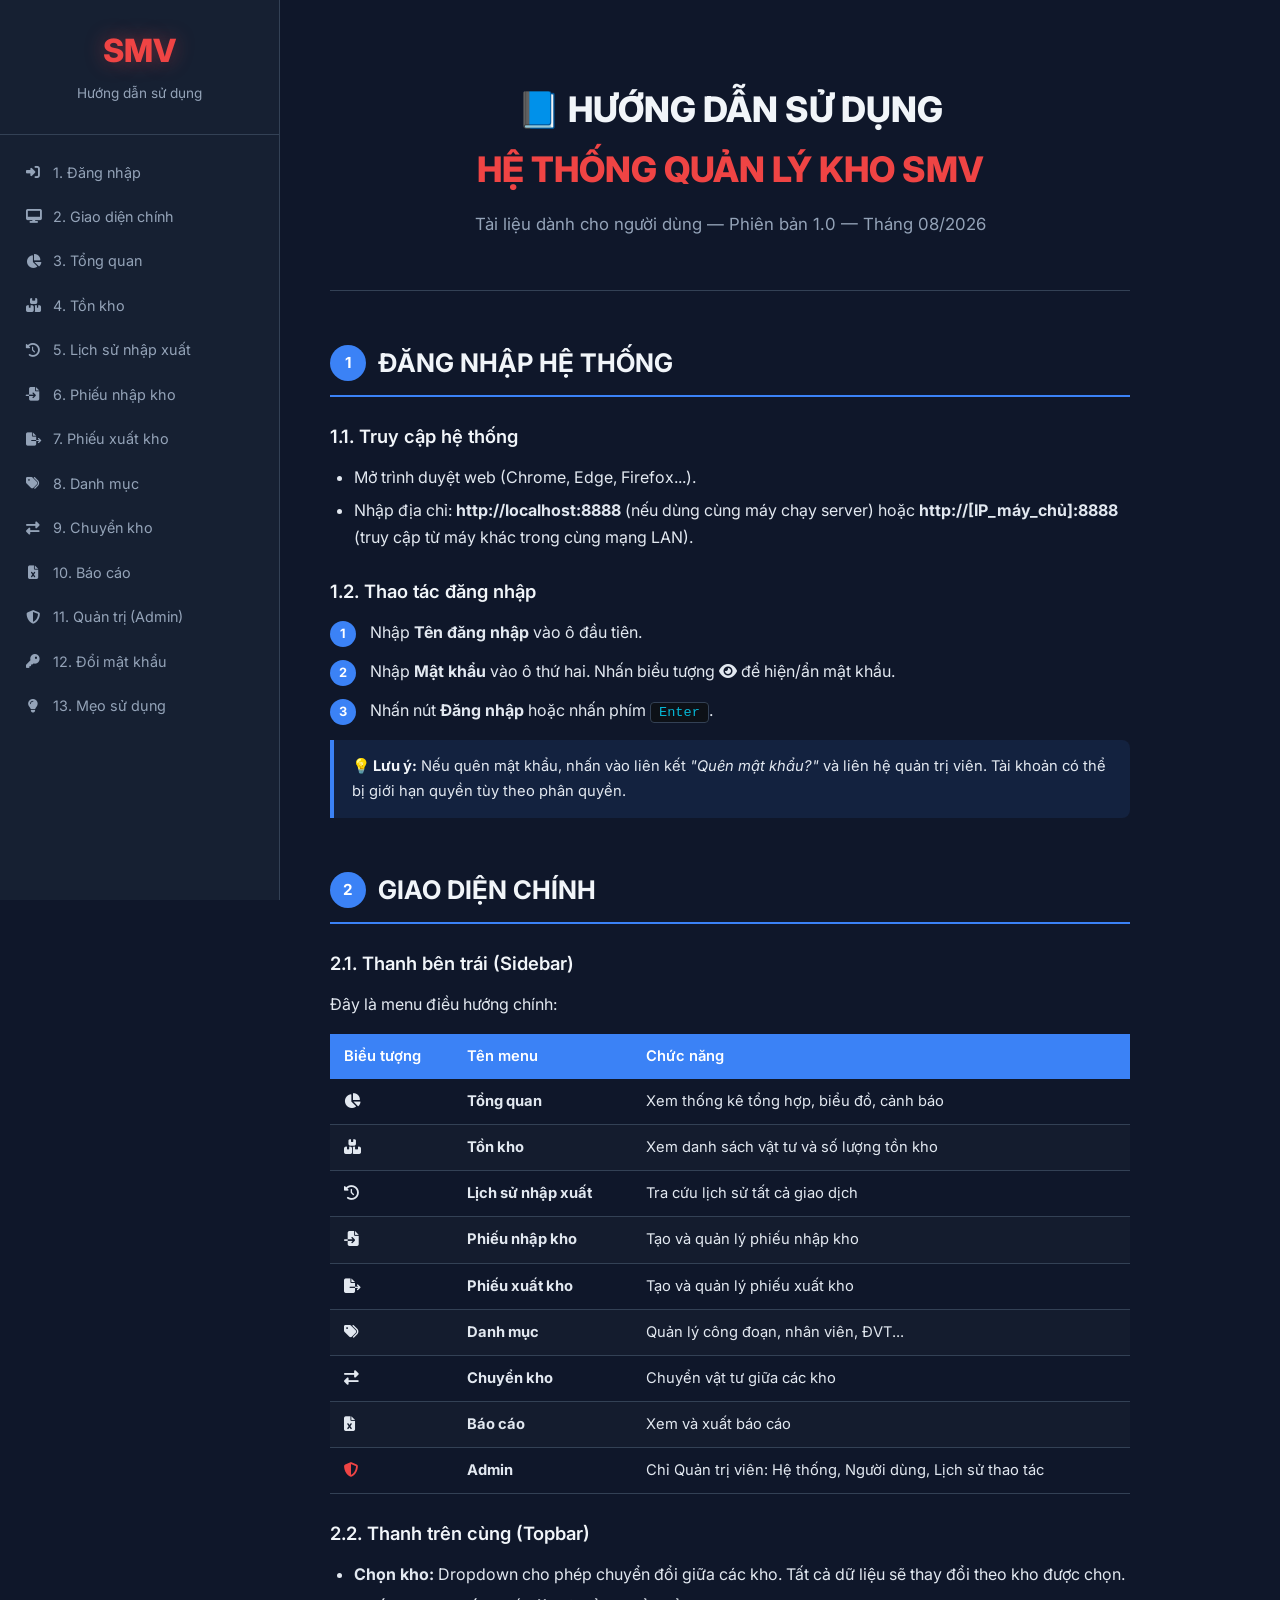
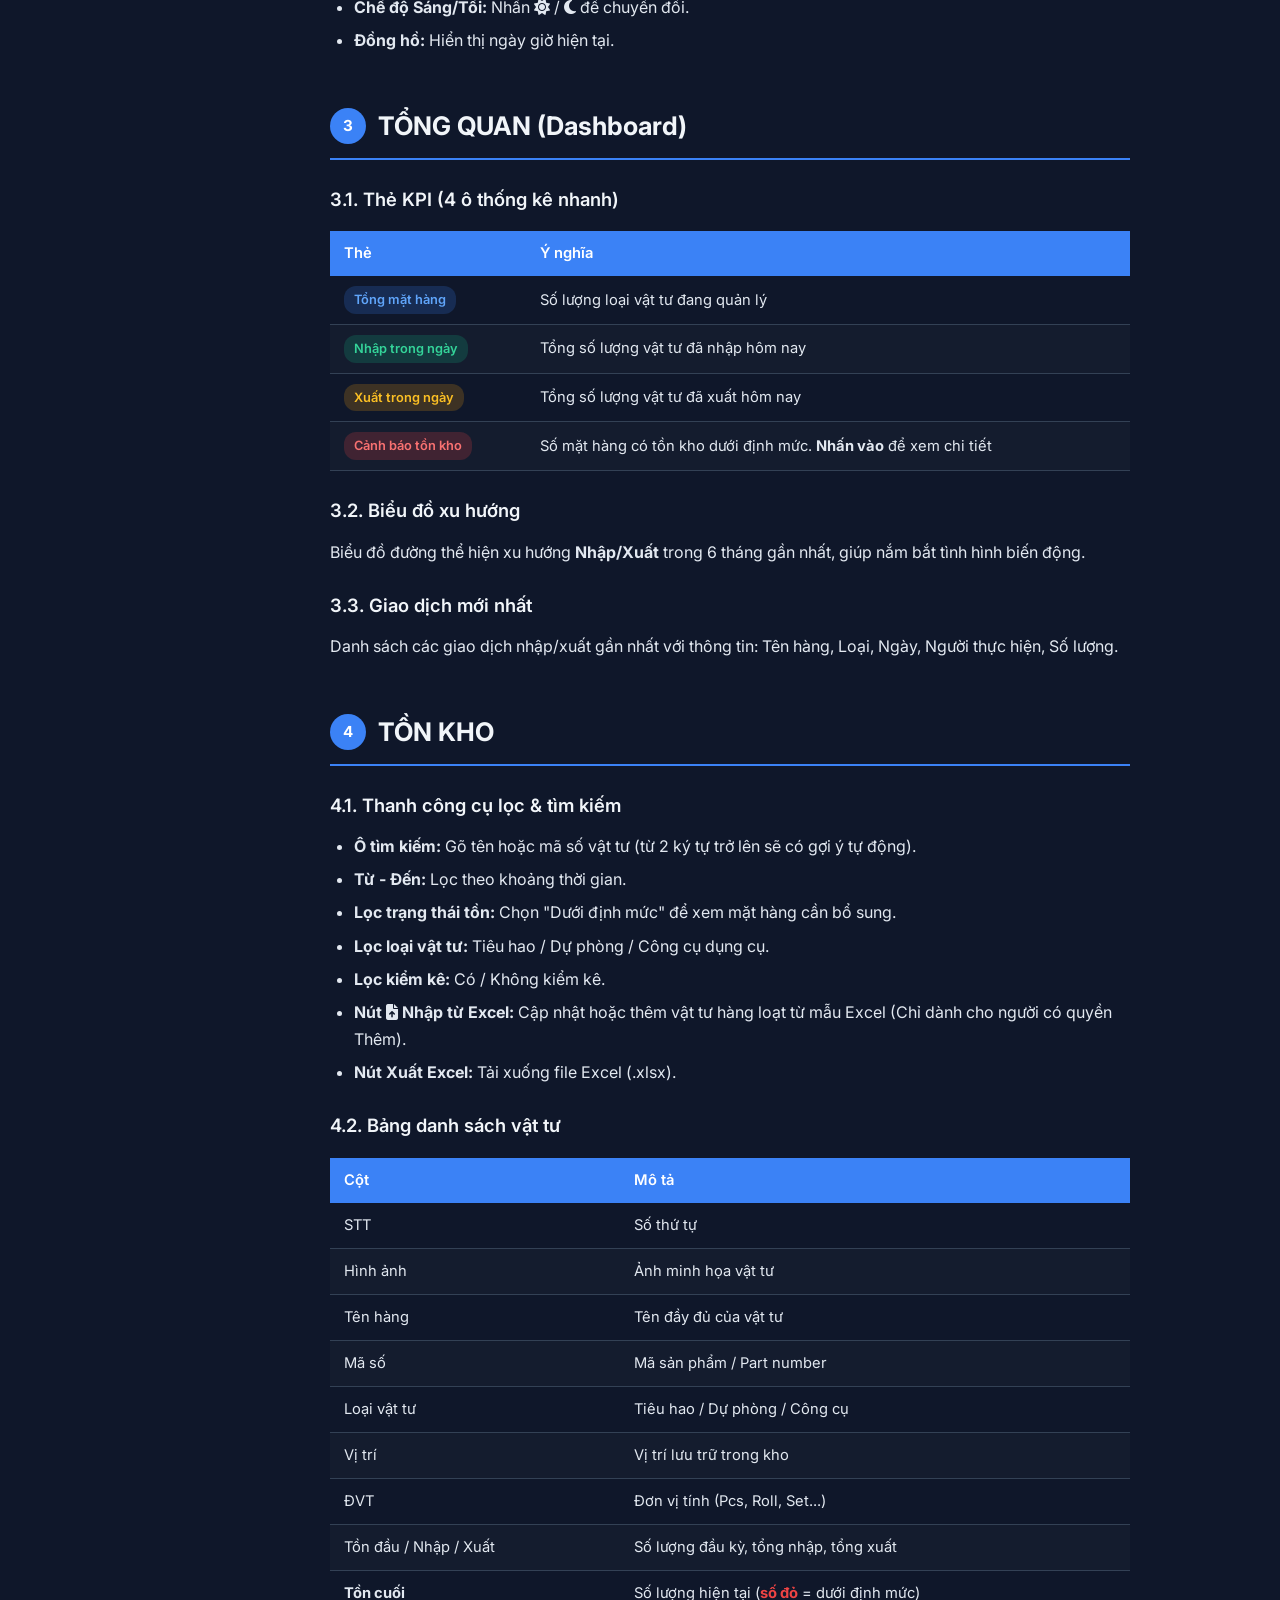
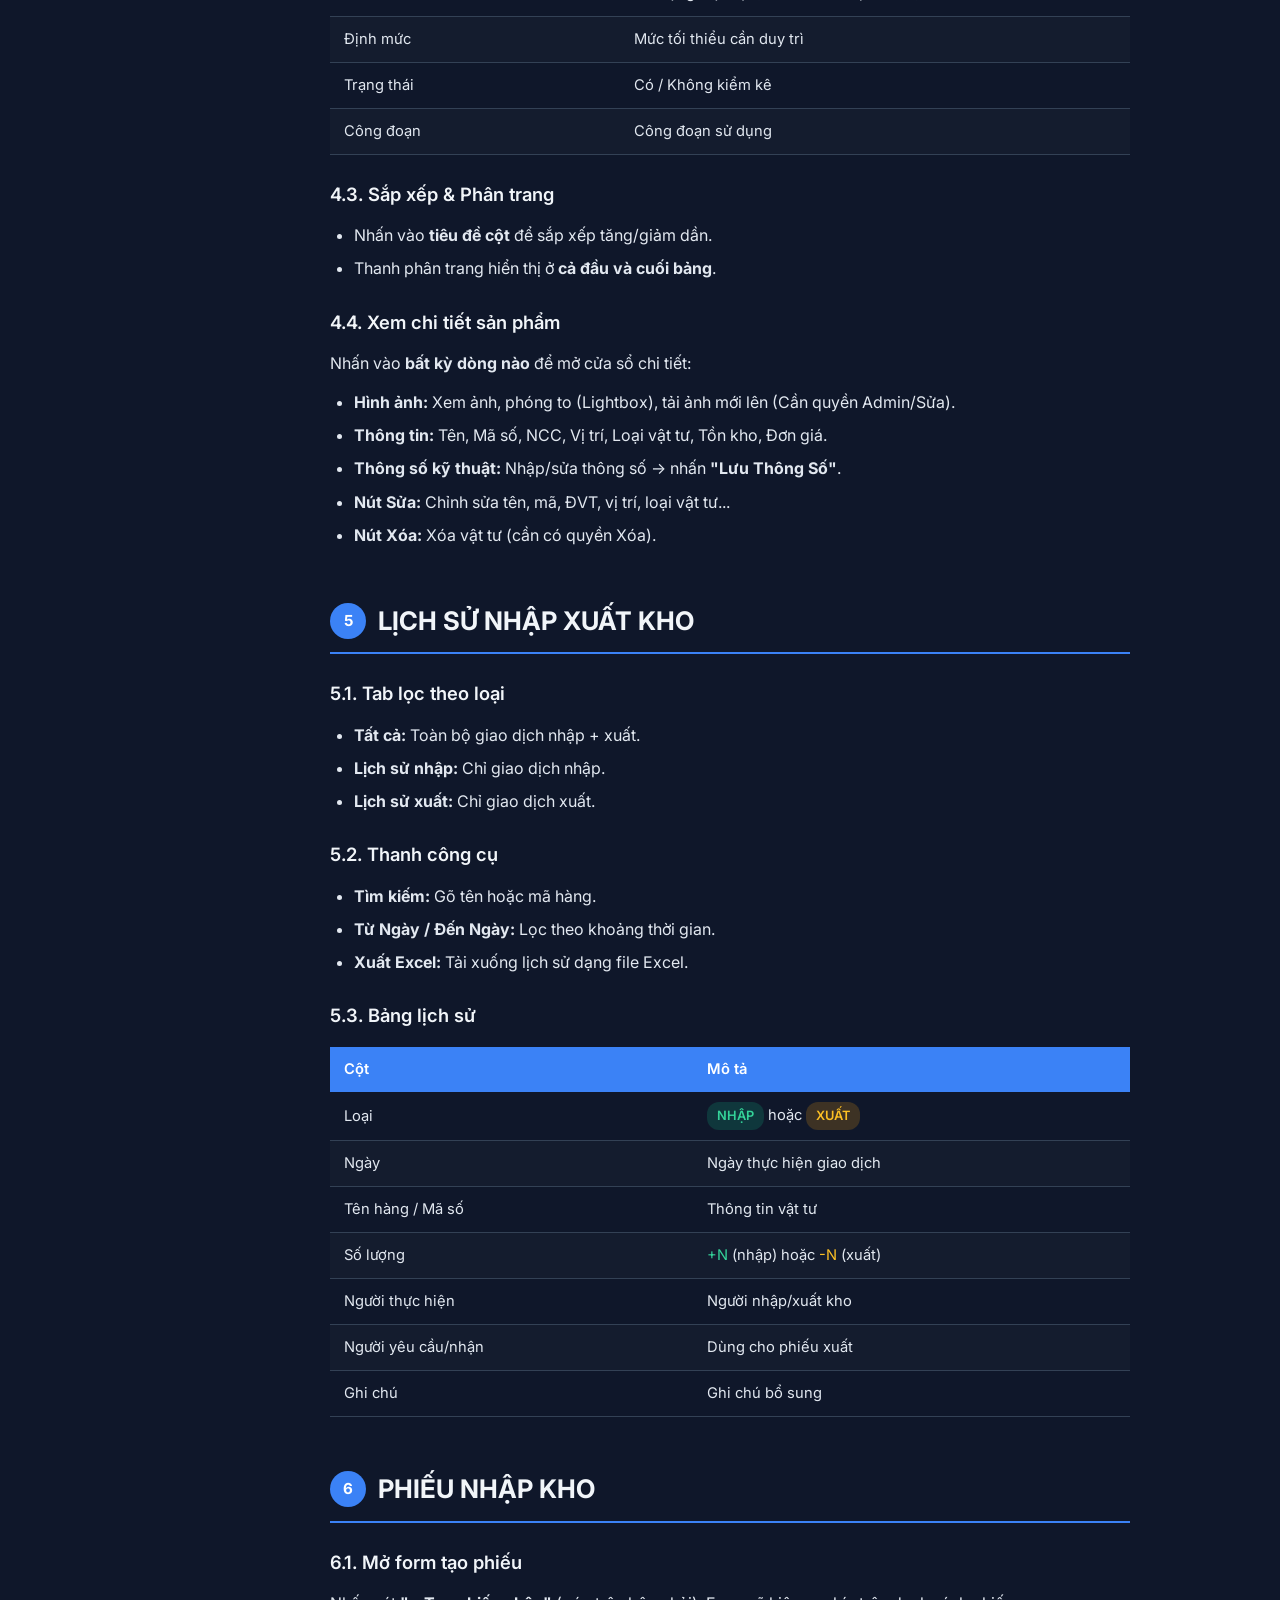
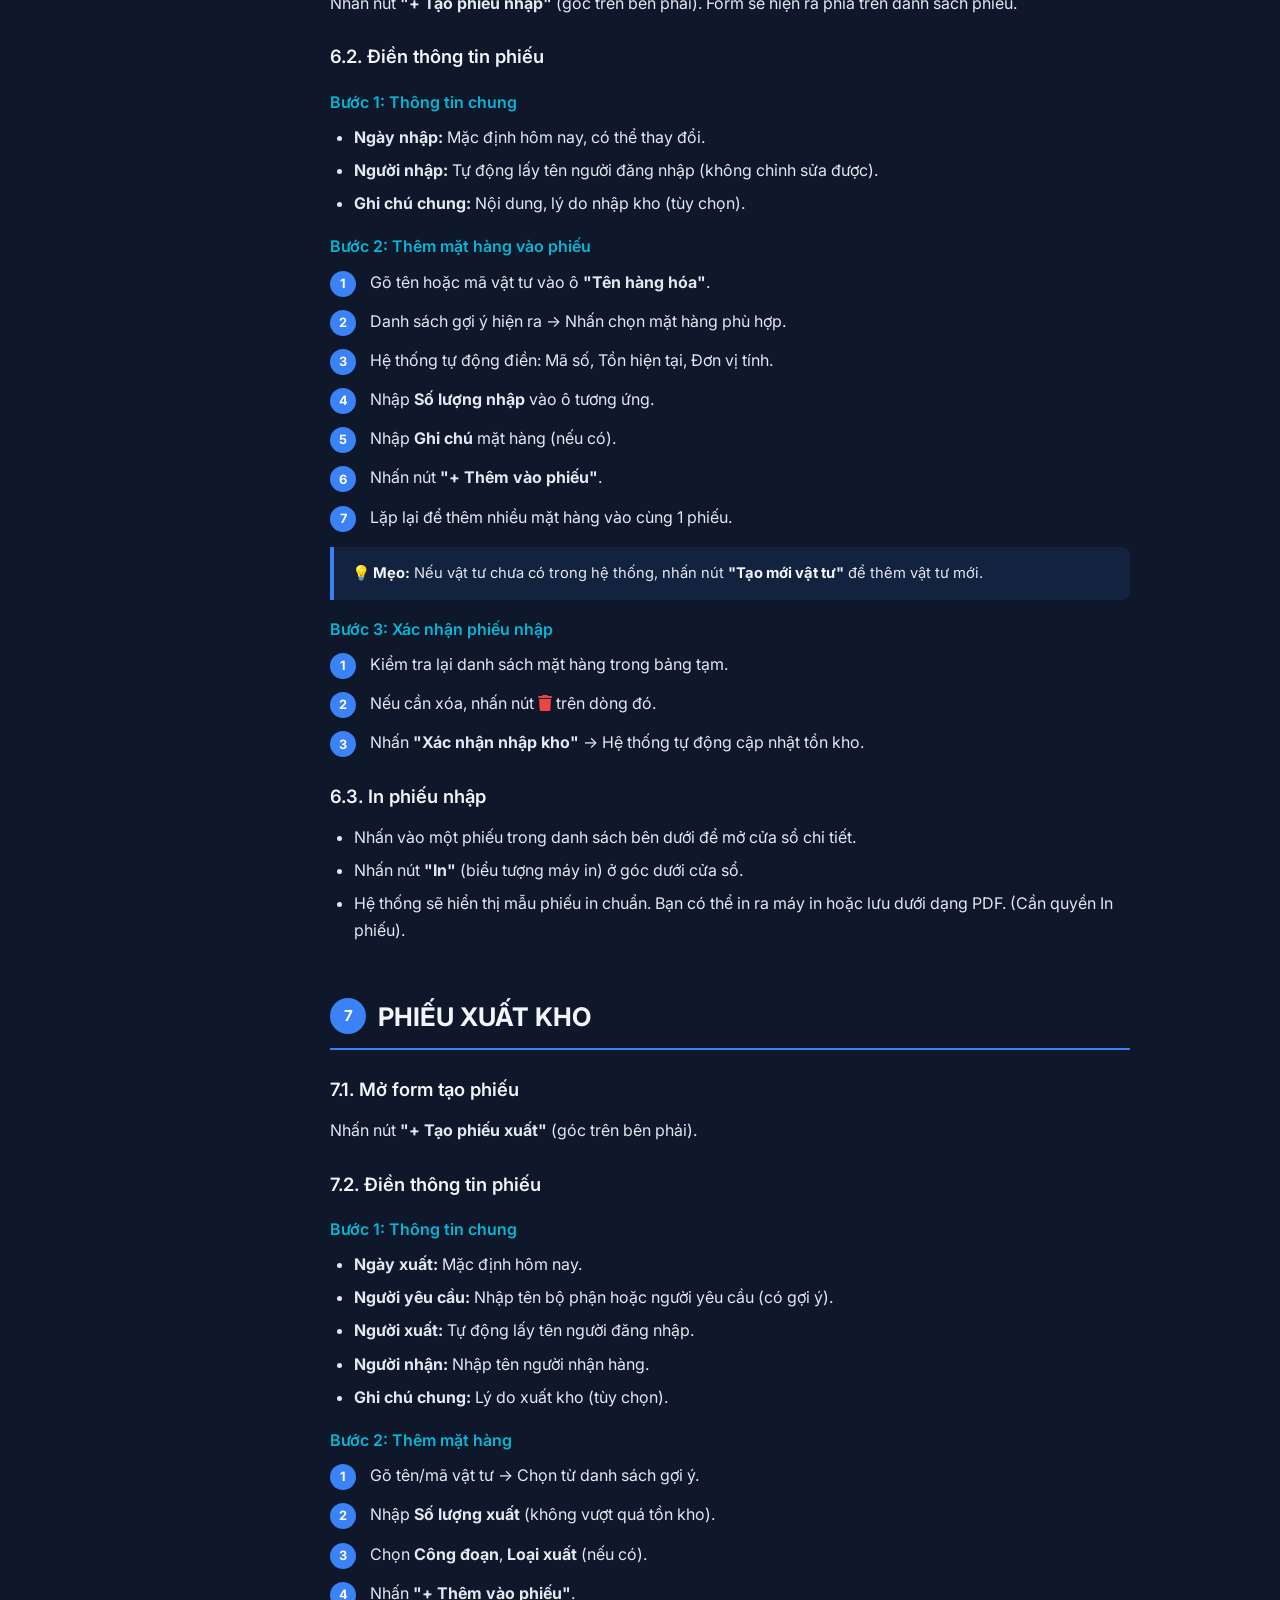
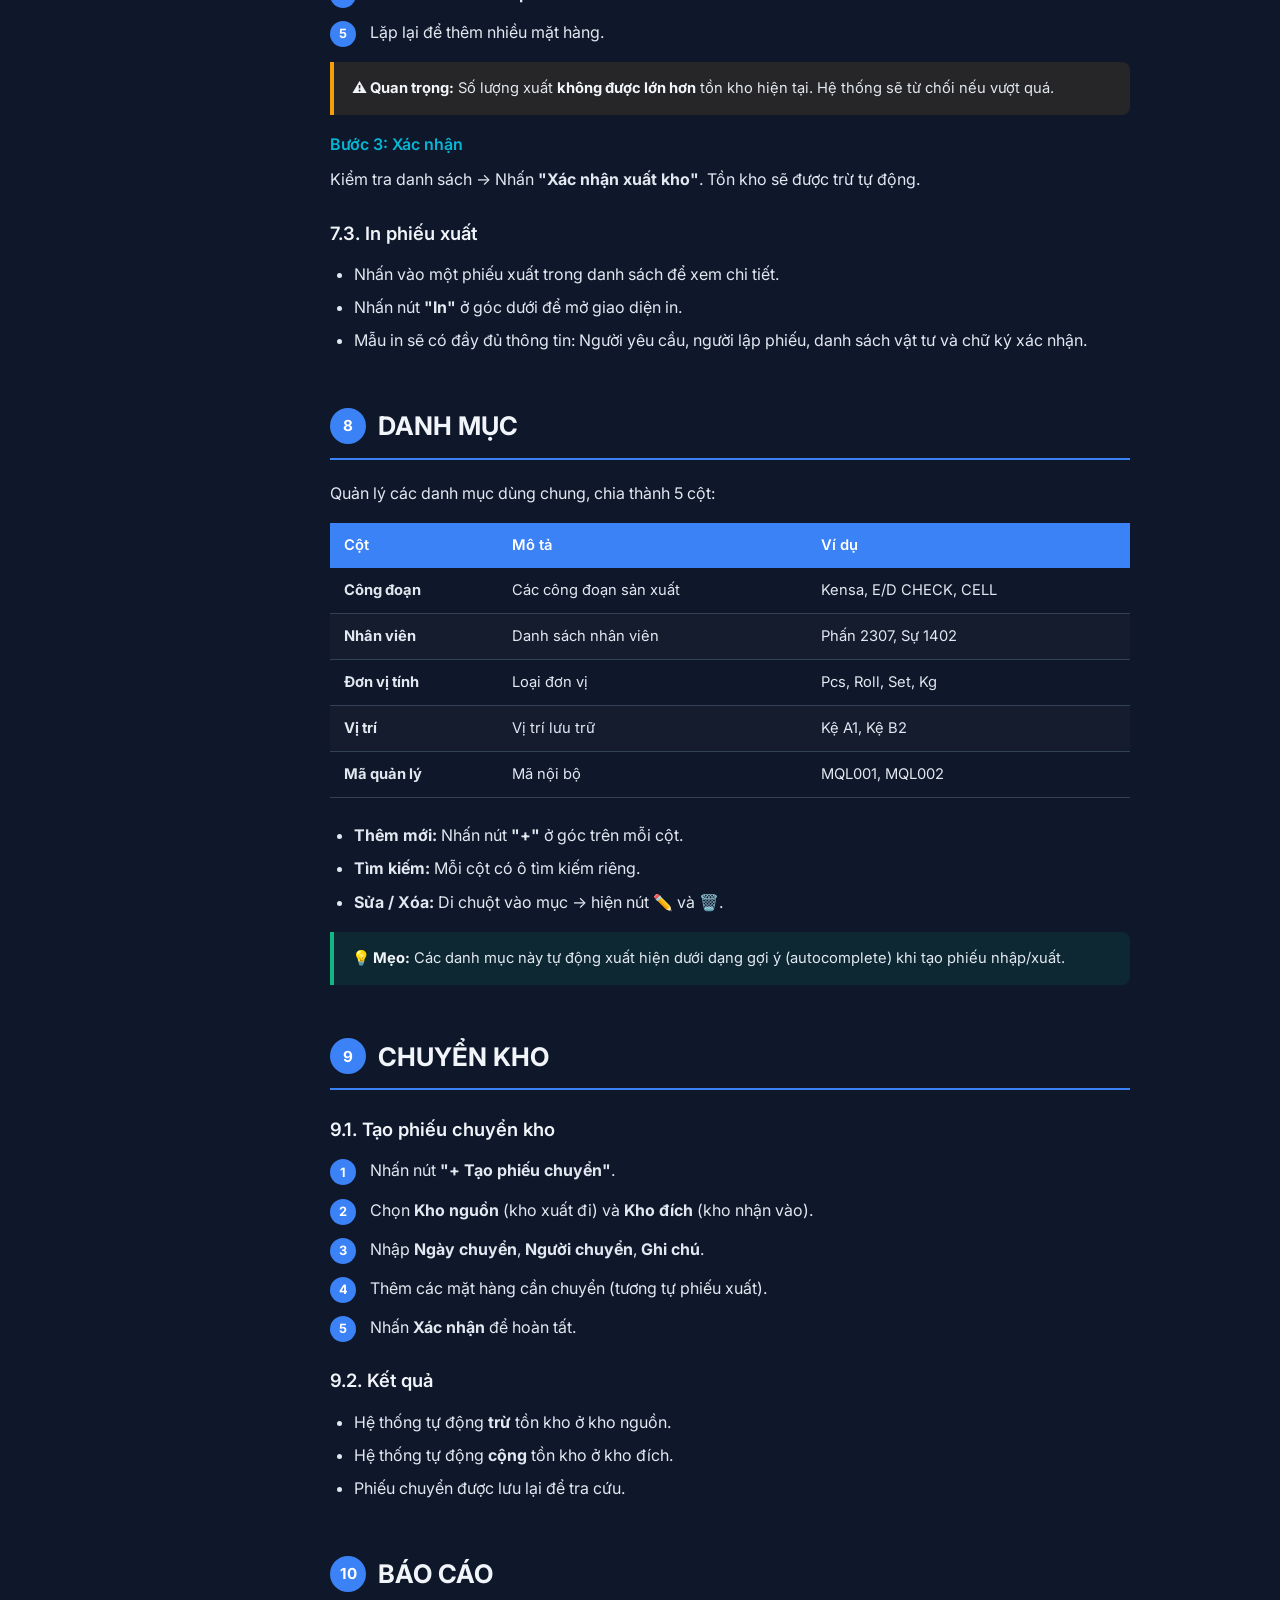
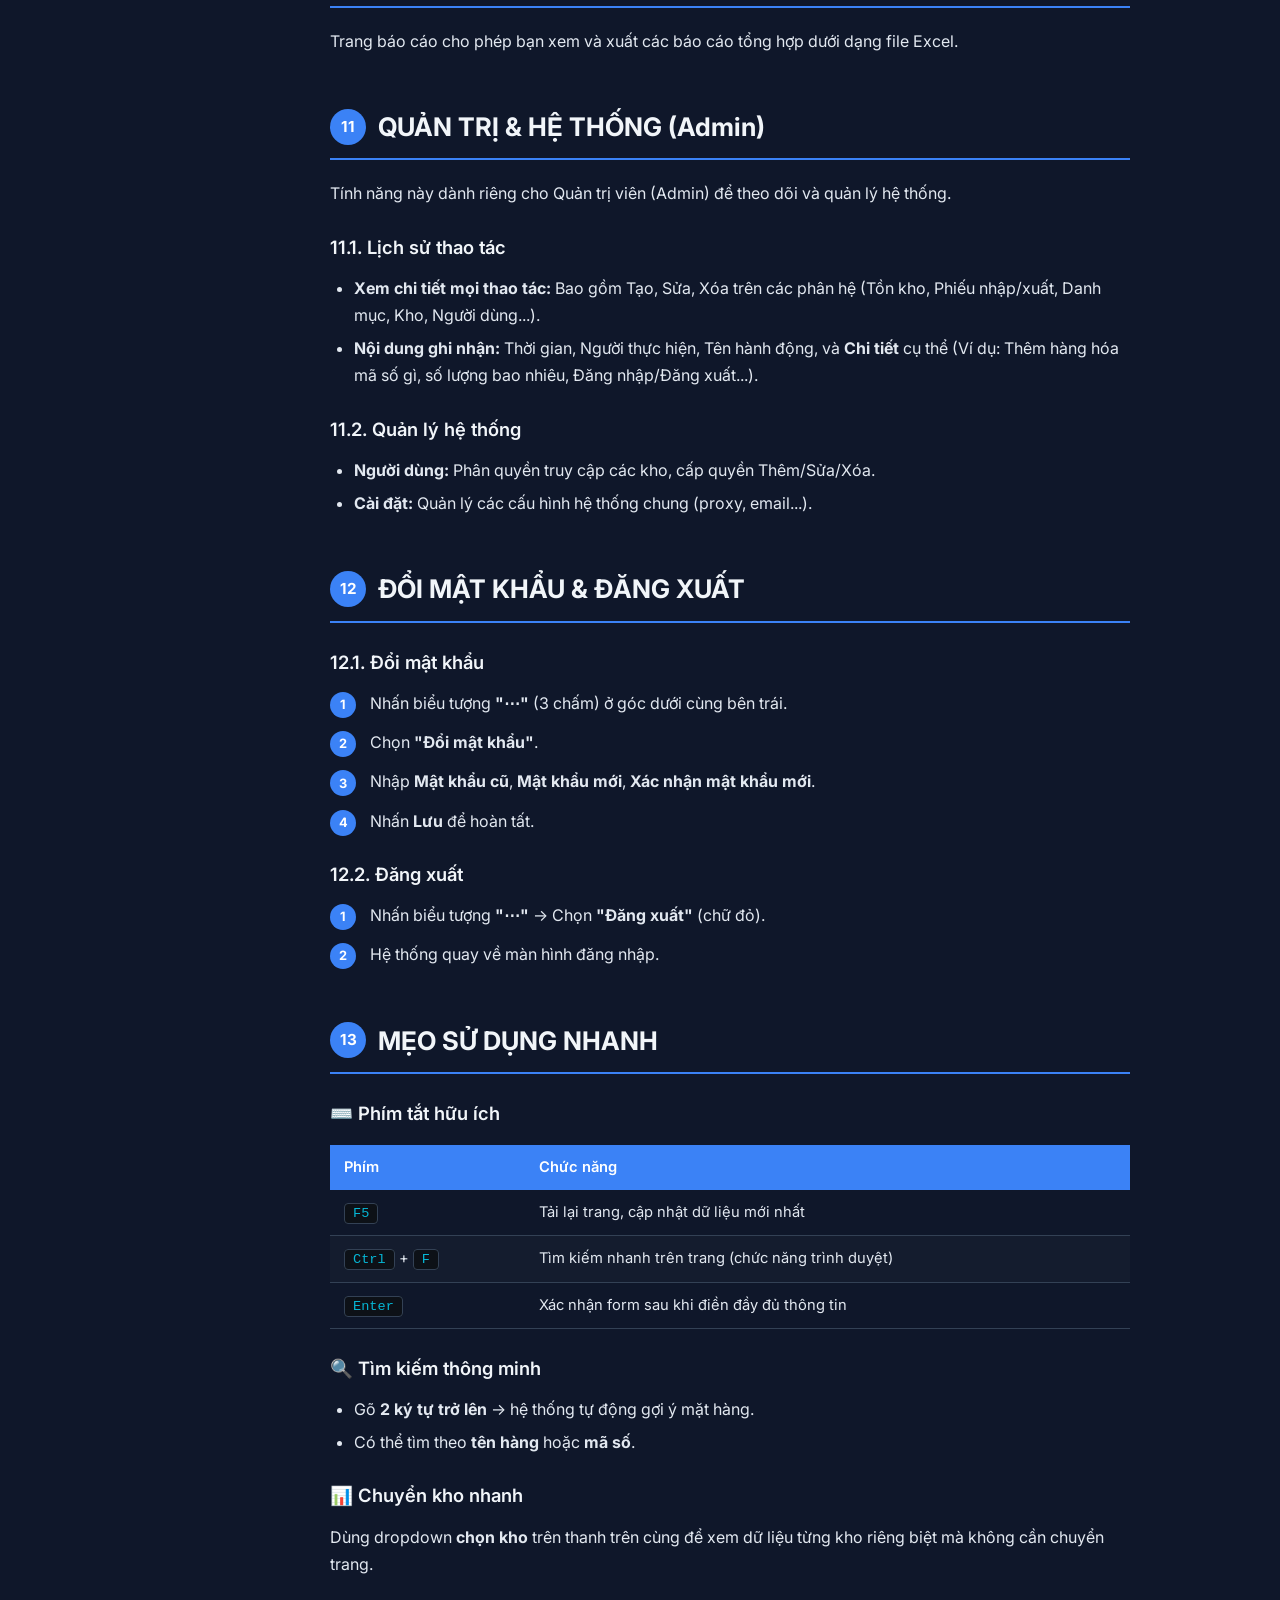
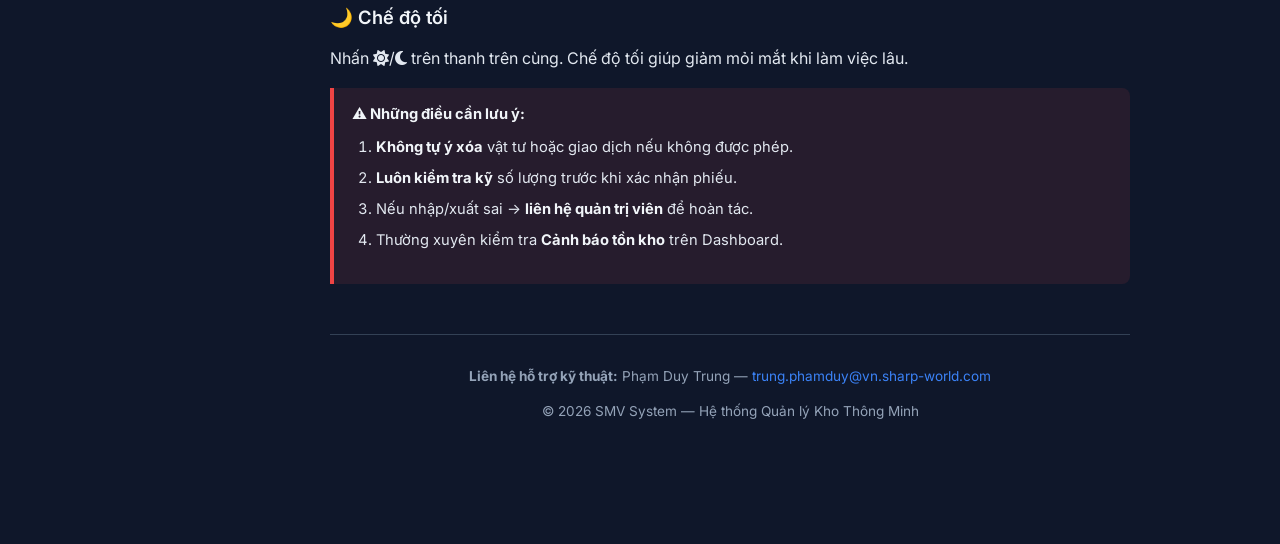
<file: HUONG_DAN_SU_DUNG.html>
<!DOCTYPE html>
<html lang="vi">
<head>
    <meta charset="UTF-8">
    <meta name="viewport" content="width=device-width, initial-scale=1.0">
    <title>Hướng dẫn sử dụng - SMV Quản lý Kho</title>
    <link rel="icon" type="image/svg+xml" href="data:image/svg+xml,%3Csvg xmlns='http://www.w3.org/2000/svg' viewBox='0 0 640 512' fill='%232563eb'%3E%3Cpath d='M504 352H136.4c-4.4 0-8 3.6-8 8l-.1 48c0 4.4 3.6 8 8 8H504c4.4 0 8-3.6 8-8v-48c0-4.4-3.6-8-8-8zm0 96H136.1c-4.4 0-8 3.6-8 8l-.1 48c0 4.4 3.6 8 8 8h368c4.4 0 8-3.6 8-8v-48c0-4.4-3.6-8-8-8zm0-192H136.6c-4.4 0-8 3.6-8 8l-.1 48c0 4.4 3.6 8 8 8H504c4.4 0 8-3.6 8-8v-48c0-4.4-3.6-8-8-8zm106.5-139L338.4 3.7a63.9 63.9 0 0 0 -36.9 0L29.5 117C11.7 124.5 0 141.9 0 161.3V512h96V161.3l224-84 224 84V512h96V161.3c0-19.4-11.7-36.8-29.5-44.3z'/%3E%3C/svg%3E">
    <link href="https://fonts.googleapis.com/css2?family=Inter:wght@300;400;500;600;700;800&display=swap" rel="stylesheet">
    <link href="https://cdnjs.cloudflare.com/ajax/libs/font-awesome/6.5.1/css/all.min.css" rel="stylesheet">
    <style>
        :root {
            --bg: #0f172a;
            --bg-card: #1e293b;
            --bg-sidebar: #162032;
            --text: #e2e8f0;
            --text-muted: #94a3b8;
            --text-heading: #f1f5f9;
            --primary: #3b82f6;
            --primary-light: rgba(59,130,246,0.15);
            --accent: #ef4444;
            --success: #10b981;
            --warning: #f59e0b;
            --info: #06b6d4;
            --border: #334155;
            --code-bg: #0d1117;
        }

        * { margin: 0; padding: 0; box-sizing: border-box; }

        body {
            font-family: 'Inter', -apple-system, sans-serif;
            background: var(--bg);
            color: var(--text);
            line-height: 1.7;
            display: flex;
            min-height: 100vh;
        }

        /* Sidebar TOC */
        .sidebar {
            width: 280px;
            background: var(--bg-sidebar);
            border-right: 1px solid var(--border);
            position: fixed;
            top: 0;
            left: 0;
            height: 100vh;
            overflow-y: auto;
            z-index: 100;
            transition: transform 0.3s;
        }

        .sidebar-header {
            padding: 24px 20px 16px;
            border-bottom: 1px solid var(--border);
            text-align: center;
        }

        .sidebar-header .logo {
            font-size: 2rem;
            font-weight: 800;
            color: var(--accent);
            text-shadow: 0 0 20px rgba(239,68,68,0.4);
        }

        .sidebar-header p {
            color: var(--text-muted);
            font-size: 0.85rem;
            margin-top: 4px;
        }

        .toc { padding: 16px 0; }

        .toc a {
            display: flex;
            align-items: center;
            gap: 10px;
            padding: 10px 20px;
            color: var(--text-muted);
            text-decoration: none;
            font-size: 0.9rem;
            transition: all 0.2s;
            border-left: 3px solid transparent;
        }

        .toc a:hover, .toc a.active {
            color: var(--primary);
            background: var(--primary-light);
            border-left-color: var(--primary);
        }

        .toc a i { width: 20px; text-align: center; font-size: 0.85rem; }

        /* Main content */
        .main {
            margin-left: 280px;
            flex: 1;
            max-width: 900px;
            padding: 40px 50px 80px;
        }

        /* Header */
        .page-header {
            text-align: center;
            margin-bottom: 50px;
            padding: 40px 0;
            border-bottom: 1px solid var(--border);
        }

        .page-header h1 {
            font-size: 2.2rem;
            font-weight: 800;
            color: var(--text-heading);
            margin-bottom: 10px;
        }

        .page-header h1 span { color: var(--accent); }

        .page-header .subtitle {
            color: var(--text-muted);
            font-size: 1.05rem;
        }

        /* Sections */
        .section {
            margin-bottom: 50px;
            scroll-margin-top: 30px;
        }

        .section h2 {
            font-size: 1.6rem;
            font-weight: 700;
            color: var(--text-heading);
            margin-bottom: 20px;
            padding-bottom: 10px;
            border-bottom: 2px solid var(--primary);
            display: flex;
            align-items: center;
            gap: 12px;
        }

        .section h2 .num {
            background: var(--primary);
            color: #fff;
            width: 36px;
            height: 36px;
            border-radius: 50%;
            display: flex;
            align-items: center;
            justify-content: center;
            font-size: 0.95rem;
            flex-shrink: 0;
        }

        h3 {
            font-size: 1.15rem;
            font-weight: 600;
            color: var(--text-heading);
            margin: 24px 0 12px;
        }

        h4 {
            font-size: 1rem;
            font-weight: 600;
            color: var(--info);
            margin: 16px 0 8px;
        }

        p { margin-bottom: 12px; }

        /* Tables */
        table {
            width: 100%;
            border-collapse: collapse;
            margin: 16px 0 24px;
            font-size: 0.92rem;
        }

        th {
            background: var(--primary);
            color: #fff;
            padding: 10px 14px;
            text-align: left;
            font-weight: 600;
        }

        td {
            padding: 10px 14px;
            border-bottom: 1px solid var(--border);
        }

        tr:nth-child(even) td { background: rgba(255,255,255,0.02); }
        tr:hover td { background: var(--primary-light); }

        /* Lists */
        ul, ol {
            margin: 8px 0 16px 24px;
        }

        li { margin-bottom: 6px; }

        /* Note boxes */
        .note {
            background: rgba(59,130,246,0.1);
            border-left: 4px solid var(--primary);
            padding: 14px 18px;
            border-radius: 0 8px 8px 0;
            margin: 16px 0;
            font-size: 0.92rem;
        }

        .note.warning {
            background: rgba(245,158,11,0.1);
            border-left-color: var(--warning);
        }

        .note.danger {
            background: rgba(239,68,68,0.1);
            border-left-color: var(--accent);
        }

        .note.success {
            background: rgba(16,185,129,0.1);
            border-left-color: var(--success);
        }

        .note strong { color: var(--text-heading); }

        /* Steps */
        .steps {
            counter-reset: step;
            list-style: none;
            margin-left: 0;
            padding-left: 0;
        }

        .steps li {
            counter-increment: step;
            position: relative;
            padding-left: 40px;
            margin-bottom: 12px;
        }

        .steps li::before {
            content: counter(step);
            position: absolute;
            left: 0;
            top: 2px;
            width: 26px;
            height: 26px;
            background: var(--primary);
            color: #fff;
            border-radius: 50%;
            display: flex;
            align-items: center;
            justify-content: center;
            font-size: 0.8rem;
            font-weight: 700;
        }

        /* Keyboard shortcuts */
        kbd {
            background: var(--code-bg);
            border: 1px solid var(--border);
            border-radius: 4px;
            padding: 2px 8px;
            font-size: 0.85rem;
            font-family: monospace;
            color: var(--info);
        }

        /* Badge */
        .badge {
            display: inline-block;
            padding: 3px 10px;
            border-radius: 12px;
            font-size: 0.8rem;
            font-weight: 600;
        }
        .badge-green { background: rgba(16,185,129,0.2); color: #34d399; }
        .badge-orange { background: rgba(245,158,11,0.2); color: #fbbf24; }
        .badge-blue { background: rgba(59,130,246,0.2); color: #60a5fa; }
        .badge-red { background: rgba(239,68,68,0.2); color: #f87171; }

        /* Footer */
        .footer {
            text-align: center;
            padding: 30px 0;
            border-top: 1px solid var(--border);
            margin-top: 50px;
            color: var(--text-muted);
            font-size: 0.85rem;
        }

        .footer a { color: var(--primary); text-decoration: none; }

        /* Mobile toggle */
        .mobile-toggle {
            display: none;
            position: fixed;
            top: 15px;
            left: 15px;
            z-index: 200;
            background: var(--primary);
            color: #fff;
            border: none;
            width: 40px;
            height: 40px;
            border-radius: 8px;
            font-size: 1.2rem;
            cursor: pointer;
        }

        /* Print */
        @media print {
            .sidebar, .mobile-toggle { display: none !important; }
            .main { margin-left: 0; max-width: 100%; padding: 20px; }
            body { background: #fff; color: #000; }
            .section h2 { color: #000; border-bottom-color: #333; }
            h3, h4 { color: #333; }
            th { background: #333; }
            td { border-color: #ccc; }
            .note { border-color: #999; background: #f5f5f5; }
        }

        @media (max-width: 768px) {
            .sidebar { transform: translateX(-100%); }
            .sidebar.open { transform: translateX(0); }
            .mobile-toggle { display: flex; align-items: center; justify-content: center; }
            .main { margin-left: 0; padding: 20px 20px 60px; }
            .page-header h1 { font-size: 1.5rem; }
            table { font-size: 0.82rem; }
            th, td { padding: 8px 10px; }
        }

        /* Scroll to top */
        .scroll-top {
            position: fixed;
            bottom: 30px;
            right: 30px;
            width: 44px;
            height: 44px;
            background: var(--primary);
            color: #fff;
            border: none;
            border-radius: 50%;
            font-size: 1.1rem;
            cursor: pointer;
            opacity: 0;
            transition: opacity 0.3s;
            z-index: 99;
            box-shadow: 0 4px 15px rgba(59,130,246,0.4);
        }
        .scroll-top.show { opacity: 1; }
    </style>
</head>
<body>

<!-- Mobile menu button -->
<button class="mobile-toggle" onclick="document.querySelector('.sidebar').classList.toggle('open')">
    <i class="fas fa-bars"></i>
</button>

<!-- Sidebar TOC -->
<aside class="sidebar">
    <div class="sidebar-header">
        <div class="logo">SMV</div>
        <p>Hướng dẫn sử dụng</p>
    </div>
    <nav class="toc">
        <a href="#sec1"><i class="fas fa-sign-in-alt"></i> 1. Đăng nhập</a>
        <a href="#sec2"><i class="fas fa-desktop"></i> 2. Giao diện chính</a>
        <a href="#sec3"><i class="fas fa-chart-pie"></i> 3. Tổng quan</a>
        <a href="#sec4"><i class="fas fa-boxes-stacked"></i> 4. Tồn kho</a>
        <a href="#sec5"><i class="fas fa-history"></i> 5. Lịch sử nhập xuất</a>
        <a href="#sec6"><i class="fas fa-file-import"></i> 6. Phiếu nhập kho</a>
        <a href="#sec7"><i class="fas fa-file-export"></i> 7. Phiếu xuất kho</a>
        <a href="#sec8"><i class="fas fa-tags"></i> 8. Danh mục</a>
        <a href="#sec9"><i class="fas fa-exchange-alt"></i> 9. Chuyển kho</a>
        <a href="#sec10"><i class="fas fa-file-excel"></i> 10. Báo cáo</a>
        <a href="#sec11"><i class="fas fa-shield-alt"></i> 11. Quản trị (Admin)</a>
        <a href="#sec12"><i class="fas fa-key"></i> 12. Đổi mật khẩu</a>
        <a href="#sec13"><i class="fas fa-lightbulb"></i> 13. Mẹo sử dụng</a>
    </nav>
</aside>

<!-- Main Content -->
<div class="main">

    <div class="page-header">
        <h1>📘 HƯỚNG DẪN SỬ DỤNG<br><span>HỆ THỐNG QUẢN LÝ KHO SMV</span></h1>
        <p class="subtitle">Tài liệu dành cho người dùng — Phiên bản 1.0 — Tháng 08/2026</p>
    </div>

    <!-- SECTION 1 -->
    <div class="section" id="sec1">
        <h2><span class="num">1</span> ĐĂNG NHẬP HỆ THỐNG</h2>

        <h3>1.1. Truy cập hệ thống</h3>
        <ul>
            <li>Mở trình duyệt web (Chrome, Edge, Firefox...).</li>
            <li>Nhập địa chỉ: <strong>http://localhost:8888</strong> (nếu dùng cùng máy chạy server) hoặc <strong>http://[IP_máy_chủ]:8888</strong> (truy cập từ máy khác trong cùng mạng LAN).</li>
        </ul>

        <h3>1.2. Thao tác đăng nhập</h3>
        <ol class="steps">
            <li>Nhập <strong>Tên đăng nhập</strong> vào ô đầu tiên.</li>
            <li>Nhập <strong>Mật khẩu</strong> vào ô thứ hai. Nhấn biểu tượng <i class="fas fa-eye"></i> để hiện/ẩn mật khẩu.</li>
            <li>Nhấn nút <strong>Đăng nhập</strong> hoặc nhấn phím <kbd>Enter</kbd>.</li>
        </ol>

        <div class="note">
            <strong>💡 Lưu ý:</strong> Nếu quên mật khẩu, nhấn vào liên kết <em>"Quên mật khẩu?"</em> và liên hệ quản trị viên. Tài khoản có thể bị giới hạn quyền tùy theo phân quyền.
        </div>
    </div>

    <!-- SECTION 2 -->
    <div class="section" id="sec2">
        <h2><span class="num">2</span> GIAO DIỆN CHÍNH</h2>

        <h3>2.1. Thanh bên trái (Sidebar)</h3>
        <p>Đây là menu điều hướng chính:</p>
        <table>
            <thead><tr><th>Biểu tượng</th><th>Tên menu</th><th>Chức năng</th></tr></thead>
            <tbody>
                <tr><td><i class="fas fa-chart-pie"></i></td><td><strong>Tổng quan</strong></td><td>Xem thống kê tổng hợp, biểu đồ, cảnh báo</td></tr>
                <tr><td><i class="fas fa-boxes-stacked"></i></td><td><strong>Tồn kho</strong></td><td>Xem danh sách vật tư và số lượng tồn kho</td></tr>
                <tr><td><i class="fas fa-history"></i></td><td><strong>Lịch sử nhập xuất</strong></td><td>Tra cứu lịch sử tất cả giao dịch</td></tr>
                <tr><td><i class="fas fa-file-import"></i></td><td><strong>Phiếu nhập kho</strong></td><td>Tạo và quản lý phiếu nhập kho</td></tr>
                <tr><td><i class="fas fa-file-export"></i></td><td><strong>Phiếu xuất kho</strong></td><td>Tạo và quản lý phiếu xuất kho</td></tr>
                <tr><td><i class="fas fa-tags"></i></td><td><strong>Danh mục</strong></td><td>Quản lý công đoạn, nhân viên, ĐVT...</td></tr>
                <tr><td><i class="fas fa-exchange-alt"></i></td><td><strong>Chuyển kho</strong></td><td>Chuyển vật tư giữa các kho</td></tr>
                <tr><td><i class="fas fa-file-excel"></i></td><td><strong>Báo cáo</strong></td><td>Xem và xuất báo cáo</td></tr>
                <tr><td><i class="fas fa-shield-alt" style="color:var(--accent);"></i></td><td><strong>Admin</strong></td><td>Chỉ Quản trị viên: Hệ thống, Người dùng, Lịch sử thao tác</td></tr>
            </tbody>
        </table>

        <h3>2.2. Thanh trên cùng (Topbar)</h3>
        <ul>
            <li><strong>Chọn kho:</strong> Dropdown cho phép chuyển đổi giữa các kho. Tất cả dữ liệu sẽ thay đổi theo kho được chọn.</li>
            <li><strong>Chế độ Sáng/Tối:</strong> Nhấn <i class="fas fa-sun"></i> / <i class="fas fa-moon"></i> để chuyển đổi.</li>
            <li><strong>Đồng hồ:</strong> Hiển thị ngày giờ hiện tại.</li>
        </ul>
    </div>

    <!-- SECTION 3 -->
    <div class="section" id="sec3">
        <h2><span class="num">3</span> TỔNG QUAN (Dashboard)</h2>

        <h3>3.1. Thẻ KPI (4 ô thống kê nhanh)</h3>
        <table>
            <thead><tr><th>Thẻ</th><th>Ý nghĩa</th></tr></thead>
            <tbody>
                <tr><td><span class="badge badge-blue">Tổng mặt hàng</span></td><td>Số lượng loại vật tư đang quản lý</td></tr>
                <tr><td><span class="badge badge-green">Nhập trong ngày</span></td><td>Tổng số lượng vật tư đã nhập hôm nay</td></tr>
                <tr><td><span class="badge badge-orange">Xuất trong ngày</span></td><td>Tổng số lượng vật tư đã xuất hôm nay</td></tr>
                <tr><td><span class="badge badge-red">Cảnh báo tồn kho</span></td><td>Số mặt hàng có tồn kho dưới định mức. <strong>Nhấn vào</strong> để xem chi tiết</td></tr>
            </tbody>
        </table>

        <h3>3.2. Biểu đồ xu hướng</h3>
        <p>Biểu đồ đường thể hiện xu hướng <strong>Nhập/Xuất</strong> trong 6 tháng gần nhất, giúp nắm bắt tình hình biến động.</p>

        <h3>3.3. Giao dịch mới nhất</h3>
        <p>Danh sách các giao dịch nhập/xuất gần nhất với thông tin: Tên hàng, Loại, Ngày, Người thực hiện, Số lượng.</p>
    </div>

    <!-- SECTION 4 -->
    <div class="section" id="sec4">
        <h2><span class="num">4</span> TỒN KHO</h2>

        <h3>4.1. Thanh công cụ lọc & tìm kiếm</h3>
        <ul>
            <li><strong>Ô tìm kiếm:</strong> Gõ tên hoặc mã số vật tư (từ 2 ký tự trở lên sẽ có gợi ý tự động).</li>
            <li><strong>Từ - Đến:</strong> Lọc theo khoảng thời gian.</li>
            <li><strong>Lọc trạng thái tồn:</strong> Chọn "Dưới định mức" để xem mặt hàng cần bổ sung.</li>
            <li><strong>Lọc loại vật tư:</strong> Tiêu hao / Dự phòng / Công cụ dụng cụ.</li>
            <li><strong>Lọc kiểm kê:</strong> Có / Không kiểm kê.</li>
            <li><strong>Nút <i class="fas fa-file-upload"></i> Nhập từ Excel:</strong> Cập nhật hoặc thêm vật tư hàng loạt từ mẫu Excel (Chỉ dành cho người có quyền Thêm).</li>
            <li><strong>Nút Xuất Excel:</strong> Tải xuống file Excel (.xlsx).</li>
        </ul>

        <h3>4.2. Bảng danh sách vật tư</h3>
        <table>
            <thead><tr><th>Cột</th><th>Mô tả</th></tr></thead>
            <tbody>
                <tr><td>STT</td><td>Số thứ tự</td></tr>
                <tr><td>Hình ảnh</td><td>Ảnh minh họa vật tư</td></tr>
                <tr><td>Tên hàng</td><td>Tên đầy đủ của vật tư</td></tr>
                <tr><td>Mã số</td><td>Mã sản phẩm / Part number</td></tr>
                <tr><td>Loại vật tư</td><td>Tiêu hao / Dự phòng / Công cụ</td></tr>
                <tr><td>Vị trí</td><td>Vị trí lưu trữ trong kho</td></tr>
                <tr><td>ĐVT</td><td>Đơn vị tính (Pcs, Roll, Set...)</td></tr>
                <tr><td>Tồn đầu / Nhập / Xuất</td><td>Số lượng đầu kỳ, tổng nhập, tổng xuất</td></tr>
                <tr><td><strong>Tồn cuối</strong></td><td>Số lượng hiện tại (<strong style="color:#ef4444;">số đỏ</strong> = dưới định mức)</td></tr>
                <tr><td>Định mức</td><td>Mức tối thiểu cần duy trì</td></tr>
                <tr><td>Trạng thái</td><td>Có / Không kiểm kê</td></tr>
                <tr><td>Công đoạn</td><td>Công đoạn sử dụng</td></tr>
            </tbody>
        </table>

        <h3>4.3. Sắp xếp & Phân trang</h3>
        <ul>
            <li>Nhấn vào <strong>tiêu đề cột</strong> để sắp xếp tăng/giảm dần.</li>
            <li>Thanh phân trang hiển thị ở <strong>cả đầu và cuối bảng</strong>.</li>
        </ul>

        <h3>4.4. Xem chi tiết sản phẩm</h3>
        <p>Nhấn vào <strong>bất kỳ dòng nào</strong> để mở cửa sổ chi tiết:</p>
        <ul>
            <li><strong>Hình ảnh:</strong> Xem ảnh, phóng to (Lightbox), tải ảnh mới lên (Cần quyền Admin/Sửa).</li>
            <li><strong>Thông tin:</strong> Tên, Mã số, NCC, Vị trí, Loại vật tư, Tồn kho, Đơn giá.</li>
            <li><strong>Thông số kỹ thuật:</strong> Nhập/sửa thông số → nhấn <strong>"Lưu Thông Số"</strong>.</li>
            <li><strong>Nút Sửa:</strong> Chỉnh sửa tên, mã, ĐVT, vị trí, loại vật tư...</li>
            <li><strong>Nút Xóa:</strong> Xóa vật tư (cần có quyền Xóa).</li>
        </ul>
    </div>

    <!-- SECTION 5 -->
    <div class="section" id="sec5">
        <h2><span class="num">5</span> LỊCH SỬ NHẬP XUẤT KHO</h2>

        <h3>5.1. Tab lọc theo loại</h3>
        <ul>
            <li><strong>Tất cả:</strong> Toàn bộ giao dịch nhập + xuất.</li>
            <li><strong>Lịch sử nhập:</strong> Chỉ giao dịch nhập.</li>
            <li><strong>Lịch sử xuất:</strong> Chỉ giao dịch xuất.</li>
        </ul>

        <h3>5.2. Thanh công cụ</h3>
        <ul>
            <li><strong>Tìm kiếm:</strong> Gõ tên hoặc mã hàng.</li>
            <li><strong>Từ Ngày / Đến Ngày:</strong> Lọc theo khoảng thời gian.</li>
            <li><strong>Xuất Excel:</strong> Tải xuống lịch sử dạng file Excel.</li>
        </ul>

        <h3>5.3. Bảng lịch sử</h3>
        <table>
            <thead><tr><th>Cột</th><th>Mô tả</th></tr></thead>
            <tbody>
                <tr><td>Loại</td><td><span class="badge badge-green">NHẬP</span> hoặc <span class="badge badge-orange">XUẤT</span></td></tr>
                <tr><td>Ngày</td><td>Ngày thực hiện giao dịch</td></tr>
                <tr><td>Tên hàng / Mã số</td><td>Thông tin vật tư</td></tr>
                <tr><td>Số lượng</td><td><span style="color:#34d399;">+N</span> (nhập) hoặc <span style="color:#fbbf24;">-N</span> (xuất)</td></tr>
                <tr><td>Người thực hiện</td><td>Người nhập/xuất kho</td></tr>
                <tr><td>Người yêu cầu/nhận</td><td>Dùng cho phiếu xuất</td></tr>
                <tr><td>Ghi chú</td><td>Ghi chú bổ sung</td></tr>
            </tbody>
        </table>
    </div>

    <!-- SECTION 6 -->
    <div class="section" id="sec6">
        <h2><span class="num">6</span> PHIẾU NHẬP KHO</h2>

        <h3>6.1. Mở form tạo phiếu</h3>
        <p>Nhấn nút <strong>"+ Tạo phiếu nhập"</strong> (góc trên bên phải). Form sẽ hiện ra phía trên danh sách phiếu.</p>

        <h3>6.2. Điền thông tin phiếu</h3>

        <h4>Bước 1: Thông tin chung</h4>
        <ul>
            <li><strong>Ngày nhập:</strong> Mặc định hôm nay, có thể thay đổi.</li>
            <li><strong>Người nhập:</strong> Tự động lấy tên người đăng nhập (không chỉnh sửa được).</li>
            <li><strong>Ghi chú chung:</strong> Nội dung, lý do nhập kho (tùy chọn).</li>
        </ul>

        <h4>Bước 2: Thêm mặt hàng vào phiếu</h4>
        <ol class="steps">
            <li>Gõ tên hoặc mã vật tư vào ô <strong>"Tên hàng hóa"</strong>.</li>
            <li>Danh sách gợi ý hiện ra → Nhấn chọn mặt hàng phù hợp.</li>
            <li>Hệ thống tự động điền: Mã số, Tồn hiện tại, Đơn vị tính.</li>
            <li>Nhập <strong>Số lượng nhập</strong> vào ô tương ứng.</li>
            <li>Nhập <strong>Ghi chú</strong> mặt hàng (nếu có).</li>
            <li>Nhấn nút <strong>"+ Thêm vào phiếu"</strong>.</li>
            <li>Lặp lại để thêm nhiều mặt hàng vào cùng 1 phiếu.</li>
        </ol>

        <div class="note">
            <strong>💡 Mẹo:</strong> Nếu vật tư chưa có trong hệ thống, nhấn nút <strong>"Tạo mới vật tư"</strong> để thêm vật tư mới.
        </div>

        <h4>Bước 3: Xác nhận phiếu nhập</h4>
        <ol class="steps">
            <li>Kiểm tra lại danh sách mặt hàng trong bảng tạm.</li>
            <li>Nếu cần xóa, nhấn nút <i class="fas fa-trash" style="color:#ef4444;"></i> trên dòng đó.</li>
            <li>Nhấn <strong>"Xác nhận nhập kho"</strong> → Hệ thống tự động cập nhật tồn kho.</li>
        </ol>

        <h3>6.3. In phiếu nhập</h3>
        <ul>
            <li>Nhấn vào một phiếu trong danh sách bên dưới để mở cửa sổ chi tiết.</li>
            <li>Nhấn nút <strong>"In"</strong> (biểu tượng máy in) ở góc dưới cửa sổ.</li>
            <li>Hệ thống sẽ hiển thị mẫu phiếu in chuẩn. Bạn có thể in ra máy in hoặc lưu dưới dạng PDF. (Cần quyền In phiếu).</li>
        </ul>
    </div>

    <!-- SECTION 7 -->
    <div class="section" id="sec7">
        <h2><span class="num">7</span> PHIẾU XUẤT KHO</h2>

        <h3>7.1. Mở form tạo phiếu</h3>
        <p>Nhấn nút <strong>"+ Tạo phiếu xuất"</strong> (góc trên bên phải).</p>

        <h3>7.2. Điền thông tin phiếu</h3>

        <h4>Bước 1: Thông tin chung</h4>
        <ul>
            <li><strong>Ngày xuất:</strong> Mặc định hôm nay.</li>
            <li><strong>Người yêu cầu:</strong> Nhập tên bộ phận hoặc người yêu cầu (có gợi ý).</li>
            <li><strong>Người xuất:</strong> Tự động lấy tên người đăng nhập.</li>
            <li><strong>Người nhận:</strong> Nhập tên người nhận hàng.</li>
            <li><strong>Ghi chú chung:</strong> Lý do xuất kho (tùy chọn).</li>
        </ul>

        <h4>Bước 2: Thêm mặt hàng</h4>
        <ol class="steps">
            <li>Gõ tên/mã vật tư → Chọn từ danh sách gợi ý.</li>
            <li>Nhập <strong>Số lượng xuất</strong> (không vượt quá tồn kho).</li>
            <li>Chọn <strong>Công đoạn</strong>, <strong>Loại xuất</strong> (nếu có).</li>
            <li>Nhấn <strong>"+ Thêm vào phiếu"</strong>.</li>
            <li>Lặp lại để thêm nhiều mặt hàng.</li>
        </ol>

        <div class="note warning">
            <strong>⚠️ Quan trọng:</strong> Số lượng xuất <strong>không được lớn hơn</strong> tồn kho hiện tại. Hệ thống sẽ từ chối nếu vượt quá.
        </div>

        <h4>Bước 3: Xác nhận</h4>
        <p>Kiểm tra danh sách → Nhấn <strong>"Xác nhận xuất kho"</strong>. Tồn kho sẽ được trừ tự động.</p>

        <h3>7.3. In phiếu xuất</h3>
        <ul>
            <li>Nhấn vào một phiếu xuất trong danh sách để xem chi tiết.</li>
            <li>Nhấn nút <strong>"In"</strong> ở góc dưới để mở giao diện in.</li>
            <li>Mẫu in sẽ có đầy đủ thông tin: Người yêu cầu, người lập phiếu, danh sách vật tư và chữ ký xác nhận.</li>
        </ul>
    </div>

    <!-- SECTION 8 -->
    <div class="section" id="sec8">
        <h2><span class="num">8</span> DANH MỤC</h2>
        <p>Quản lý các danh mục dùng chung, chia thành 5 cột:</p>
        <table>
            <thead><tr><th>Cột</th><th>Mô tả</th><th>Ví dụ</th></tr></thead>
            <tbody>
                <tr><td><strong>Công đoạn</strong></td><td>Các công đoạn sản xuất</td><td>Kensa, E/D CHECK, CELL</td></tr>
                <tr><td><strong>Nhân viên</strong></td><td>Danh sách nhân viên</td><td>Phấn 2307, Sự 1402</td></tr>
                <tr><td><strong>Đơn vị tính</strong></td><td>Loại đơn vị</td><td>Pcs, Roll, Set, Kg</td></tr>
                <tr><td><strong>Vị trí</strong></td><td>Vị trí lưu trữ</td><td>Kệ A1, Kệ B2</td></tr>
                <tr><td><strong>Mã quản lý</strong></td><td>Mã nội bộ</td><td>MQL001, MQL002</td></tr>
            </tbody>
        </table>
        <ul>
            <li><strong>Thêm mới:</strong> Nhấn nút <strong>"+"</strong> ở góc trên mỗi cột.</li>
            <li><strong>Tìm kiếm:</strong> Mỗi cột có ô tìm kiếm riêng.</li>
            <li><strong>Sửa / Xóa:</strong> Di chuột vào mục → hiện nút ✏️ và 🗑️.</li>
        </ul>

        <div class="note success">
            <strong>💡 Mẹo:</strong> Các danh mục này tự động xuất hiện dưới dạng gợi ý (autocomplete) khi tạo phiếu nhập/xuất.
        </div>
    </div>

    <!-- SECTION 9 -->
    <div class="section" id="sec9">
        <h2><span class="num">9</span> CHUYỂN KHO</h2>

        <h3>9.1. Tạo phiếu chuyển kho</h3>
        <ol class="steps">
            <li>Nhấn nút <strong>"+ Tạo phiếu chuyển"</strong>.</li>
            <li>Chọn <strong>Kho nguồn</strong> (kho xuất đi) và <strong>Kho đích</strong> (kho nhận vào).</li>
            <li>Nhập <strong>Ngày chuyển</strong>, <strong>Người chuyển</strong>, <strong>Ghi chú</strong>.</li>
            <li>Thêm các mặt hàng cần chuyển (tương tự phiếu xuất).</li>
            <li>Nhấn <strong>Xác nhận</strong> để hoàn tất.</li>
        </ol>

        <h3>9.2. Kết quả</h3>
        <ul>
            <li>Hệ thống tự động <strong>trừ</strong> tồn kho ở kho nguồn.</li>
            <li>Hệ thống tự động <strong>cộng</strong> tồn kho ở kho đích.</li>
            <li>Phiếu chuyển được lưu lại để tra cứu.</li>
        </ul>
    </div>

    <!-- SECTION 10 -->
    <div class="section" id="sec10">
        <h2><span class="num">10</span> BÁO CÁO</h2>
        <p>Trang báo cáo cho phép bạn xem và xuất các báo cáo tổng hợp dưới dạng file Excel.</p>
    </div>

    <!-- SECTION 11 -->
    <div class="section" id="sec11">
        <h2><span class="num">11</span> QUẢN TRỊ & HỆ THỐNG (Admin)</h2>
        <p>Tính năng này dành riêng cho Quản trị viên (Admin) để theo dõi và quản lý hệ thống.</p>
        
        <h3>11.1. Lịch sử thao tác</h3>
        <ul>
            <li><strong>Xem chi tiết mọi thao tác:</strong> Bao gồm Tạo, Sửa, Xóa trên các phân hệ (Tồn kho, Phiếu nhập/xuất, Danh mục, Kho, Người dùng...).</li>
            <li><strong>Nội dung ghi nhận:</strong> Thời gian, Người thực hiện, Tên hành động, và <strong>Chi tiết</strong> cụ thể (Ví dụ: Thêm hàng hóa mã số gì, số lượng bao nhiêu, Đăng nhập/Đăng xuất...).</li>
        </ul>

        <h3>11.2. Quản lý hệ thống</h3>
        <ul>
            <li><strong>Người dùng:</strong> Phân quyền truy cập các kho, cấp quyền Thêm/Sửa/Xóa.</li>
            <li><strong>Cài đặt:</strong> Quản lý các cấu hình hệ thống chung (proxy, email...).</li>
        </ul>
    </div>

    <!-- SECTION 12 -->
    <div class="section" id="sec12">
        <h2><span class="num">12</span> ĐỔI MẬT KHẨU & ĐĂNG XUẤT</h2>

        <h3>12.1. Đổi mật khẩu</h3>
        <ol class="steps">
            <li>Nhấn biểu tượng <strong>"⋯"</strong> (3 chấm) ở góc dưới cùng bên trái.</li>
            <li>Chọn <strong>"Đổi mật khẩu"</strong>.</li>
            <li>Nhập <strong>Mật khẩu cũ</strong>, <strong>Mật khẩu mới</strong>, <strong>Xác nhận mật khẩu mới</strong>.</li>
            <li>Nhấn <strong>Lưu</strong> để hoàn tất.</li>
        </ol>

        <h3>12.2. Đăng xuất</h3>
        <ol class="steps">
            <li>Nhấn biểu tượng <strong>"⋯"</strong> → Chọn <strong>"Đăng xuất"</strong> (chữ đỏ).</li>
            <li>Hệ thống quay về màn hình đăng nhập.</li>
        </ol>
    </div>

    <!-- SECTION 13 -->
    <div class="section" id="sec13">
        <h2><span class="num">13</span> MẸO SỬ DỤNG NHANH</h2>

        <h3>⌨️ Phím tắt hữu ích</h3>
        <table>
            <thead><tr><th>Phím</th><th>Chức năng</th></tr></thead>
            <tbody>
                <tr><td><kbd>F5</kbd></td><td>Tải lại trang, cập nhật dữ liệu mới nhất</td></tr>
                <tr><td><kbd>Ctrl</kbd> + <kbd>F</kbd></td><td>Tìm kiếm nhanh trên trang (chức năng trình duyệt)</td></tr>
                <tr><td><kbd>Enter</kbd></td><td>Xác nhận form sau khi điền đầy đủ thông tin</td></tr>
            </tbody>
        </table>

        <h3>🔍 Tìm kiếm thông minh</h3>
        <ul>
            <li>Gõ <strong>2 ký tự trở lên</strong> → hệ thống tự động gợi ý mặt hàng.</li>
            <li>Có thể tìm theo <strong>tên hàng</strong> hoặc <strong>mã số</strong>.</li>
        </ul>

        <h3>📊 Chuyển kho nhanh</h3>
        <p>Dùng dropdown <strong>chọn kho</strong> trên thanh trên cùng để xem dữ liệu từng kho riêng biệt mà không cần chuyển trang.</p>

        <h3>🌙 Chế độ tối</h3>
        <p>Nhấn <i class="fas fa-sun"></i>/<i class="fas fa-moon"></i> trên thanh trên cùng. Chế độ tối giúp giảm mỏi mắt khi làm việc lâu.</p>

        <div class="note danger">
            <strong>⚠️ Những điều cần lưu ý:</strong>
            <ol style="margin-top: 8px;">
                <li><strong>Không tự ý xóa</strong> vật tư hoặc giao dịch nếu không được phép.</li>
                <li><strong>Luôn kiểm tra kỹ</strong> số lượng trước khi xác nhận phiếu.</li>
                <li>Nếu nhập/xuất sai → <strong>liên hệ quản trị viên</strong> để hoàn tác.</li>
                <li>Thường xuyên kiểm tra <strong>Cảnh báo tồn kho</strong> trên Dashboard.</li>
            </ol>
        </div>
    </div>

    <!-- Footer -->
    <div class="footer">
        <p><strong>Liên hệ hỗ trợ kỹ thuật:</strong> Phạm Duy Trung — <a href="mailto:trung.phamduy@vn.sharp-world.com">trung.phamduy@vn.sharp-world.com</a></p>
        <p style="margin-top: 8px;">© 2026 SMV System — Hệ thống Quản lý Kho Thông Minh</p>
    </div>

</div>

<!-- Scroll to top button -->
<button class="scroll-top" id="scrollTop" onclick="window.scrollTo({top:0,behavior:'smooth'})">
    <i class="fas fa-arrow-up"></i>
</button>

<script>
    // Scroll to top visibility
    window.addEventListener('scroll', () => {
        document.getElementById('scrollTop').classList.toggle('show', window.scrollY > 300);
    });

    // Active TOC item on scroll
    const sections = document.querySelectorAll('.section');
    const tocLinks = document.querySelectorAll('.toc a');

    window.addEventListener('scroll', () => {
        let current = '';
        sections.forEach(section => {
            const top = section.offsetTop - 60;
            if (window.scrollY >= top) current = section.id;
        });
        tocLinks.forEach(link => {
            link.classList.remove('active');
            if (link.getAttribute('href') === '#' + current) link.classList.add('active');
        });
    });

    // Close mobile sidebar on link click
    tocLinks.forEach(link => {
        link.addEventListener('click', () => {
            document.querySelector('.sidebar').classList.remove('open');
        });
    });
</script>

</body>
</html>
</file>
